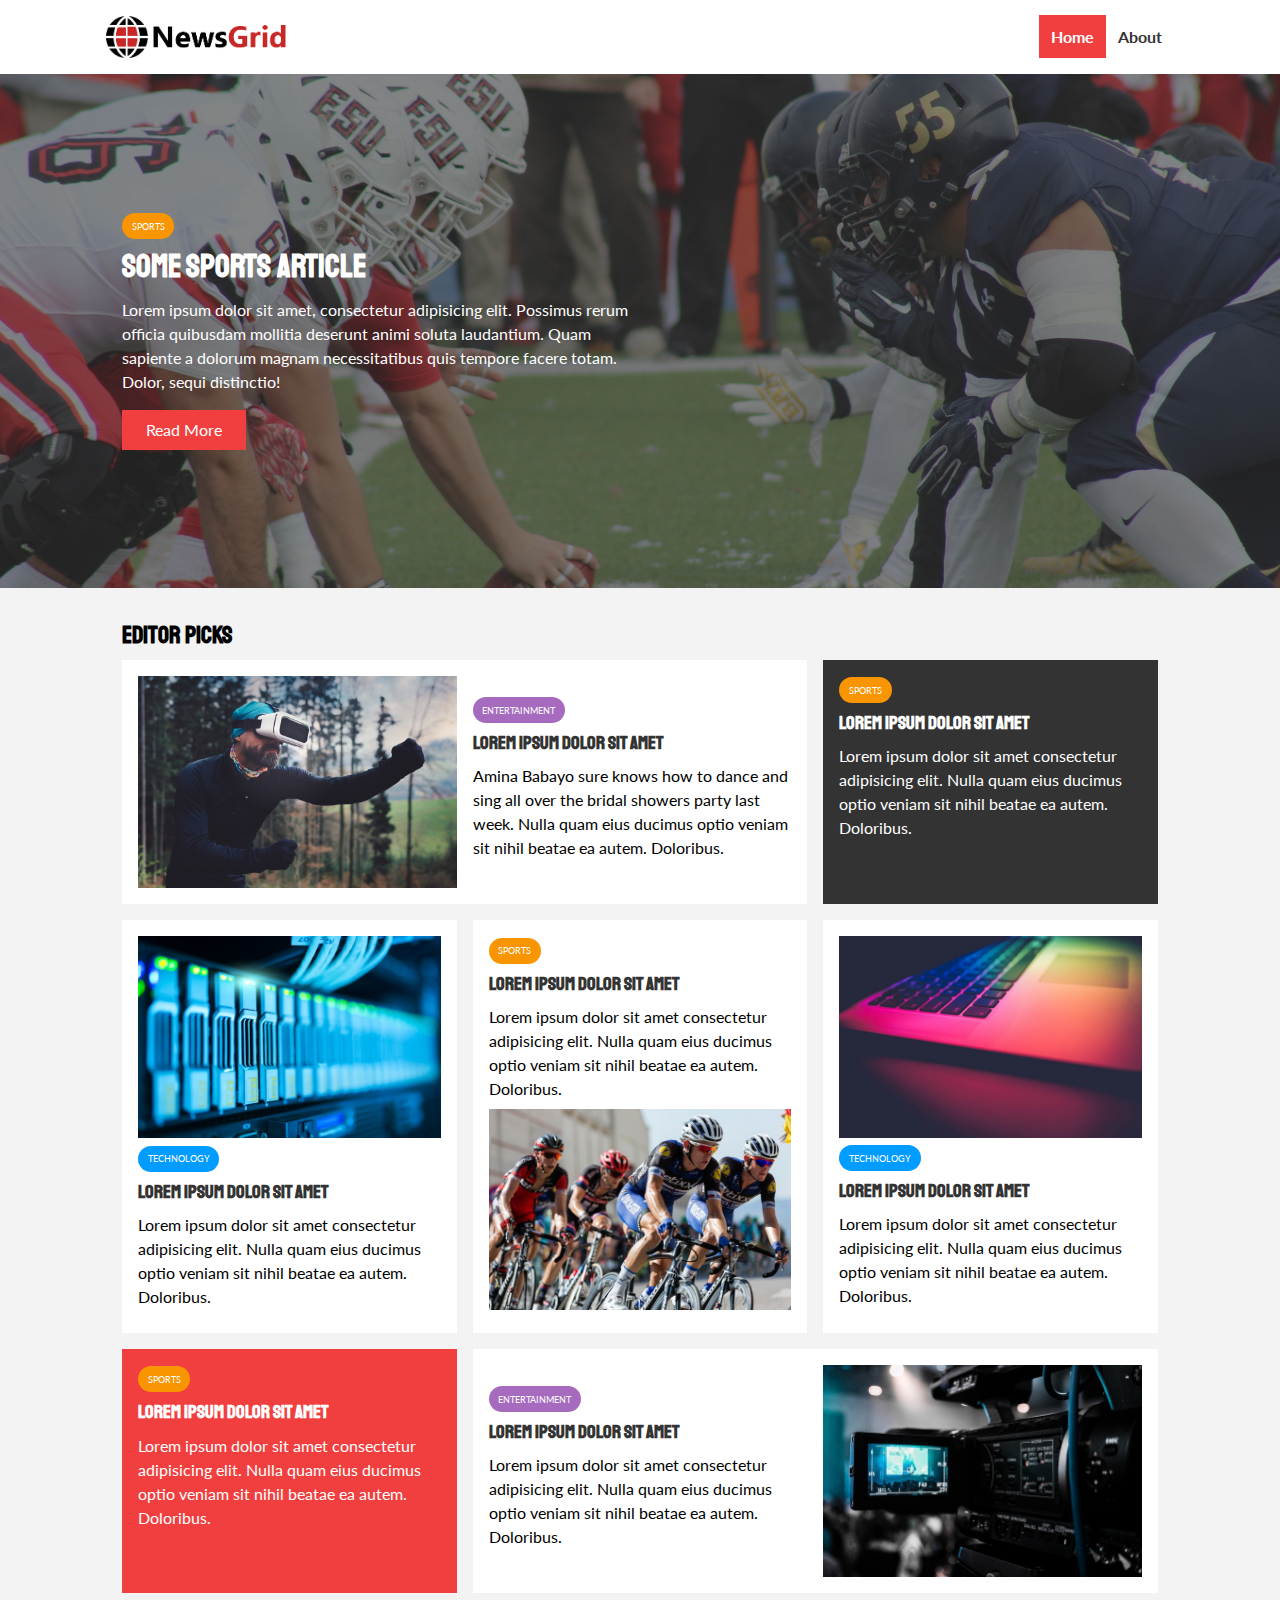
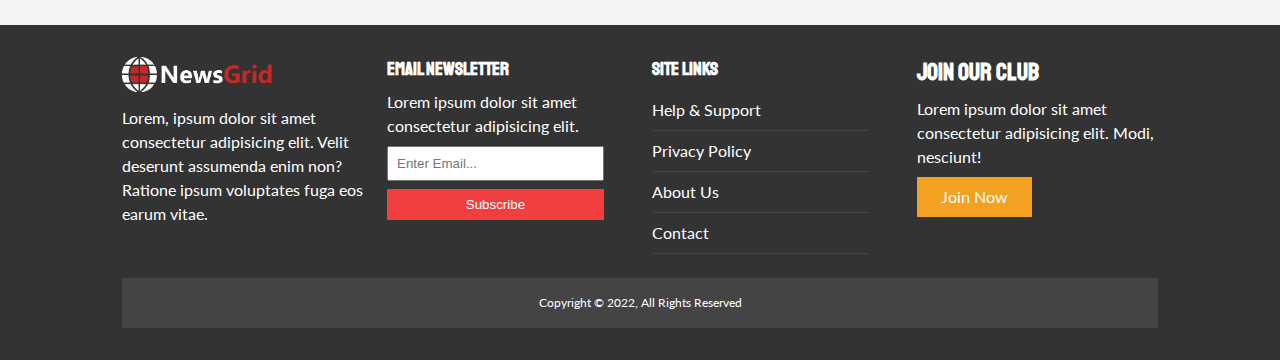
<file: index.html>
<!DOCTYPE html>
<html lang="en">
<head>
  <meta charset="UTF-8">
  <meta name="viewport" content="width=device-width, initial-scale=1.0">
  <meta http-equiv="X-UA-Compatible" content="ie=edge">
  <link rel="stylesheet" href="https://use.fontawesome.com/releases/v5.6.3/css/all.css" integrity="sha384-UHRtZLI+pbxtHCWp1t77Bi1L4ZtiqrqD80Kn4Z8NTSRyMA2Fd33n5dQ8lWUE00s/" crossorigin="anonymous">
  <link href="https://fonts.googleapis.com/css?family=Lato|Staatliches" rel="stylesheet">
  <link rel="stylesheet" href="css/style.css">
  <link rel="stylesheet" media="screen and (max-width: 768px)" href="css/mobile.css">
  <link rel="shortcut icon" type="image/x-icon" href="favicon.ico">
  <title>Newsgrid | Lastest News</title>
</head>
<body>
  <nav id="main-nav">
    <div class="container">
      <img src="img/logo.png" alt="NewsGrid" class="logo">
      <div class="social">
        <a href="http://facebook.com" target="_blank"><i class="fab fa-facebook fa-2x"></i></a>
        <a href="http://instagram.com" target="_blank"><i class="fab fa-instagram fa-2x"></i></a>
        <a href="http://twitter.com" target="_blank"><i class="fab fa-twitter fa-2x"></i></a>
        <a href="http://youtube.com" target="_blank"><i class="fab fa-youtube fa-2x"></i></a>
      </div>
      <ul>
        <li><a href="index.html" class="current">Home</a></li>
        <li><a href="about.html">About</a></li>
      </ul>
    </div>
  </nav>

  <!-- Showcase -->
  <!-- Showcase -->
    <header id="showcase">
      <div class="container">
        <div class="showcase-container">
          <div class="showcase-content">
            <div class="category category-sports">Sports</div>
            <h1>Some Sports Article</h1>
            <p>Lorem ipsum dolor sit amet, consectetur adipisicing elit. Possimus rerum officia quibusdam mollitia deserunt animi soluta laudantium. Quam sapiente a dolorum magnam necessitatibus quis tempore facere totam. Dolor, sequi distinctio!</p>
            <a href="article.html" class="btn btn-primary">Read More</a>
          </div>
        </div>
      </div>
    </header>

    <!-- Home Article -->
    <!-- Home Articles -->
     <section id="home-articles" class="py-2">
       <div class="container">
           <h2>Editor Picks</h2>
           <div class="articles-container">
             <article class="card">
               <img src="img/articles/ent1.jpg" alt="">
               <div>
                 <div class="category category-ent">Entertainment</div>
                 <h3>
                   <a href="article.html">Lorem ipsum dolor sit amet</a>
                 </h3>
                 <p>Amina Babayo sure knows how to dance and sing all over the bridal showers party last week. Nulla quam eius ducimus optio veniam sit nihil beatae ea autem. Doloribus.</p>
               </div>
             </article>
             <article class="card bg-dark">
               <div class="category category-sports">Sports</div>
               <h3>
                 <a href="article.html">Lorem ipsum dolor sit amet</a>
               </h3>
               <p>Lorem ipsum dolor sit amet consectetur adipisicing elit. Nulla quam eius ducimus optio veniam sit nihil beatae ea autem. Doloribus.</p>
             </article>
             <article class="card">
               <img src="img/articles/tech1.jpg" alt="">
               <div class="category category-tech">Technology</div>
               <h3>
                 <a href="article.html">Lorem ipsum dolor sit amet</a>
               </h3>
               <p>Lorem ipsum dolor sit amet consectetur adipisicing elit. Nulla quam eius ducimus optio veniam sit nihil beatae ea autem. Doloribus.</p>
             </article>
             <article class="card">
               <div class="category category-sports">Sports</div>
               <h3>
                 <a href="article.html">Lorem ipsum dolor sit amet</a>
               </h3>
               <p>Lorem ipsum dolor sit amet consectetur adipisicing elit. Nulla quam eius ducimus optio veniam sit nihil beatae ea autem. Doloribus.</p>
               <img src="img/articles/sports1.jpg" alt="">
             </article>
             <article class="card">
               <img src="img/articles/tech2.jpg" alt="">
               <div class="category category-tech">Technology</div>
               <h3>
                 <a href="article.html">Lorem ipsum dolor sit amet</a>
               </h3>
               <p>Lorem ipsum dolor sit amet consectetur adipisicing elit. Nulla quam eius ducimus optio veniam sit nihil beatae ea autem. Doloribus.</p>
             </article>
             <article class="card bg-primary">
               <div class="category category-sports">Sports</div>
               <h3>
                 <a href="article.html">Lorem ipsum dolor sit amet</a>
               </h3>
               <p>Lorem ipsum dolor sit amet consectetur adipisicing elit. Nulla quam eius ducimus optio veniam sit nihil beatae ea autem. Doloribus.</p>
             </article>
             <article class="card">
               <div>
                 <div class="category category-ent">Entertainment</div>
                 <h3>
                   <a href="article.html">Lorem ipsum dolor sit amet</a>
                 </h3>
                 <p>Lorem ipsum dolor sit amet consectetur adipisicing elit. Nulla quam eius ducimus optio veniam sit nihil beatae ea autem. Doloribus.</p>
               </div>
               <img src="img/articles/ent2.jpg" alt="">
             </article>
           </div>
       </div>
     </section>

     <!-- Footer -->
     <!-- Footer -->
<footer id="main-footer" class="py-2">
  <div class="container footer-container">
    <div>
      <img src="img/logo_light.png" alt="NewsGrid">
      <p>Lorem, ipsum dolor sit amet consectetur adipisicing elit. Velit deserunt assumenda enim non? Ratione ipsum voluptates fuga eos earum vitae.</p>
    </div>
    <div>
      <h3>Email Newsletter</h3>
      <p>Lorem ipsum dolor sit amet consectetur adipisicing elit.</p>
      <form>
        <input type="email" placeholder="Enter Email...">
        <input type="submit" value="Subscribe" class="btn btn-primary">
      </form>
    </div>
    <div>
      <h3>Site Links</h3>
      <ul class="list">
        <li><a href="#">Help & Support</a></li>
        <li><a href="#">Privacy Policy</a></li>
        <li><a href="#">About Us</a></li>
        <li><a href="#">Contact</a></li>
      </ul>
    </div>
    <div>
      <h2>Join Our Club</h2>
      <p>Lorem ipsum dolor sit amet consectetur adipisicing elit. Modi, nesciunt!</p>
      <a href="#" class="btn btn-secondary">Join Now</a>
    </div>
    <div>
      <p>
        Copyright &copy; 2022, All Rights Reserved
      </p>
    </div>
  </div>
</footer>
</body>
</html>
</file>
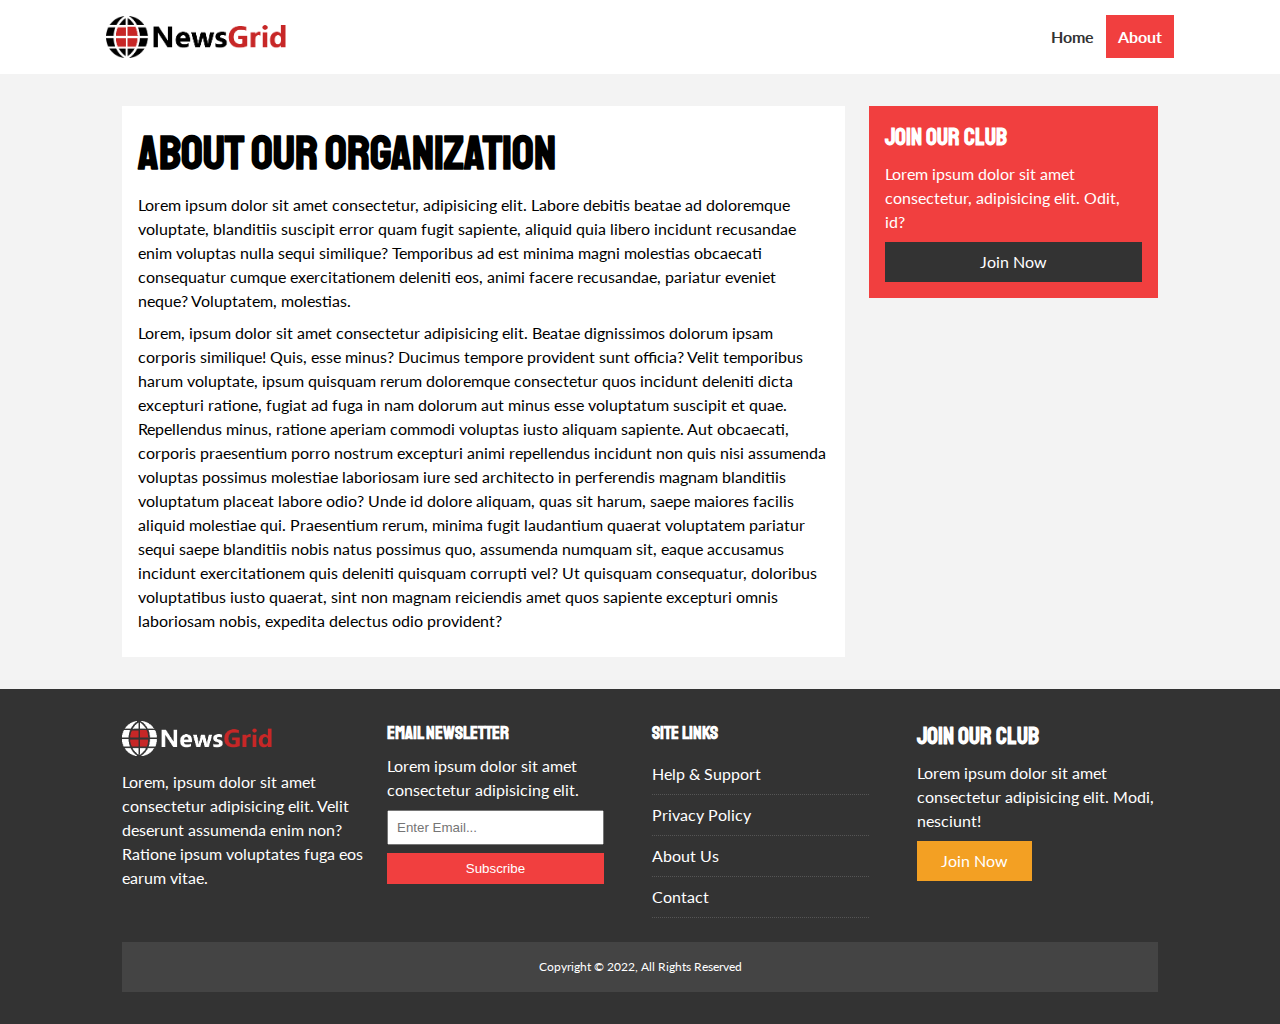
<file: about.html>
<!DOCTYPE html>
<html lang="en">
<head>
  <meta charset="UTF-8">
  <meta name="viewport" content="width=device-width, initial-scale=1.0">
  <meta http-equiv="X-UA-Compatible" content="ie=edge">
  <link rel="stylesheet" href="https://use.fontawesome.com/releases/v5.6.3/css/all.css" integrity="sha384-UHRtZLI+pbxtHCWp1t77Bi1L4ZtiqrqD80Kn4Z8NTSRyMA2Fd33n5dQ8lWUE00s/" crossorigin="anonymous">
  <link href="https://fonts.googleapis.com/css?family=Lato|Staatliches" rel="stylesheet">
  <link rel="stylesheet" href="css/style.css">
  <link rel="stylesheet" media="screen and (max-width: 768px)" href="css/mobile.css">
  <link rel="shortcut icon" type="image/x-icon" href="favicon.ico">
  <title>Newsgrid | About</title>
</head>
<body>
  <nav id="main-nav">
    <div class="container">
      <img src="img/logo.png" alt="NewsGrid" class="logo">
      <div class="social">
        <a href="http://facebook.com" target="_blank"><i class="fab fa-facebook fa-2x"></i></a>
        <a href="http://instagram.com" target="_blank"><i class="fab fa-instagram fa-2x"></i></a>
        <a href="http://twitter.com" target="_blank"><i class="fab fa-twitter fa-2x"></i></a>
        <a href="http://youtube.com" target="_blank"><i class="fab fa-youtube fa-2x"></i></a>
      </div>
      <ul>
        <li><a href="index.html">Home</a></li>
        <li><a href="about.html" class="current">About</a></li>
      </ul>
    </div>
  </nav>

    <!-- section -->
    <section id="about">
    <div class="container">
      <div class="page-container">
        <article class="card">
          <h1 class="l-heading">About Our Organization</h1>
          <p>Lorem ipsum dolor sit amet consectetur, adipisicing elit. Labore debitis beatae ad doloremque voluptate, blanditiis suscipit error quam fugit sapiente, aliquid quia libero incidunt recusandae enim voluptas nulla sequi similique? Temporibus ad est minima magni molestias obcaecati consequatur cumque exercitationem deleniti eos, animi facere recusandae, pariatur eveniet neque? Voluptatem, molestias.</p>
          <p>Lorem, ipsum dolor sit amet consectetur adipisicing elit. Beatae dignissimos dolorum ipsam corporis similique! Quis, esse minus? Ducimus tempore provident sunt officia? Velit temporibus harum voluptate, ipsum quisquam rerum doloremque consectetur quos incidunt deleniti dicta excepturi ratione, fugiat ad fuga in nam dolorum aut minus esse voluptatum suscipit et quae. Repellendus minus, ratione aperiam commodi voluptas iusto aliquam sapiente. Aut obcaecati, corporis praesentium porro nostrum excepturi animi repellendus incidunt non quis nisi assumenda voluptas possimus molestiae laboriosam iure sed architecto in perferendis magnam blanditiis voluptatum placeat labore odio? Unde id dolore aliquam, quas sit harum, saepe maiores facilis aliquid molestiae qui. Praesentium rerum, minima fugit laudantium quaerat voluptatem pariatur sequi saepe blanditiis nobis natus possimus quo, assumenda numquam sit, eaque accusamus incidunt exercitationem quis deleniti quisquam corrupti vel? Ut quisquam consequatur, doloribus voluptatibus iusto quaerat, sint non magnam reiciendis amet quos sapiente excepturi omnis laboriosam nobis, expedita delectus odio provident?</p>
        </article>
        <aside class="card bg-primary">
          <h2>Join Our Club</h2>
          <p>Lorem ipsum dolor sit amet consectetur, adipisicing elit. Odit, id?</p>
          <a href="#" class="btn btn-dark btn-block">Join Now</a>
        </aside>
      </div>
    </div>
  </section>


     <!-- Footer -->
<footer id="main-footer" class="py-2">
  <div class="container footer-container">
    <div>
      <img src="img/logo_light.png" alt="NewsGrid">
      <p>Lorem, ipsum dolor sit amet consectetur adipisicing elit. Velit deserunt assumenda enim non? Ratione ipsum voluptates fuga eos earum vitae.</p>
    </div>
    <div>
      <h3>Email Newsletter</h3>
      <p>Lorem ipsum dolor sit amet consectetur adipisicing elit.</p>
      <form>
        <input type="email" placeholder="Enter Email...">
        <input type="submit" value="Subscribe" class="btn btn-primary">
      </form>
    </div>
    <div>
      <h3>Site Links</h3>
      <ul class="list">
        <li><a href="#">Help & Support</a></li>
        <li><a href="#">Privacy Policy</a></li>
        <li><a href="#">About Us</a></li>
        <li><a href="#">Contact</a></li>
      </ul>
    </div>
    <div>
      <h2>Join Our Club</h2>
      <p>Lorem ipsum dolor sit amet consectetur adipisicing elit. Modi, nesciunt!</p>
      <a href="#" class="btn btn-secondary">Join Now</a>
    </div>
    <div>
      <p>
        Copyright &copy; 2022, All Rights Reserved
      </p>
    </div>
  </div>
</footer>
</body>
</html>
</file>
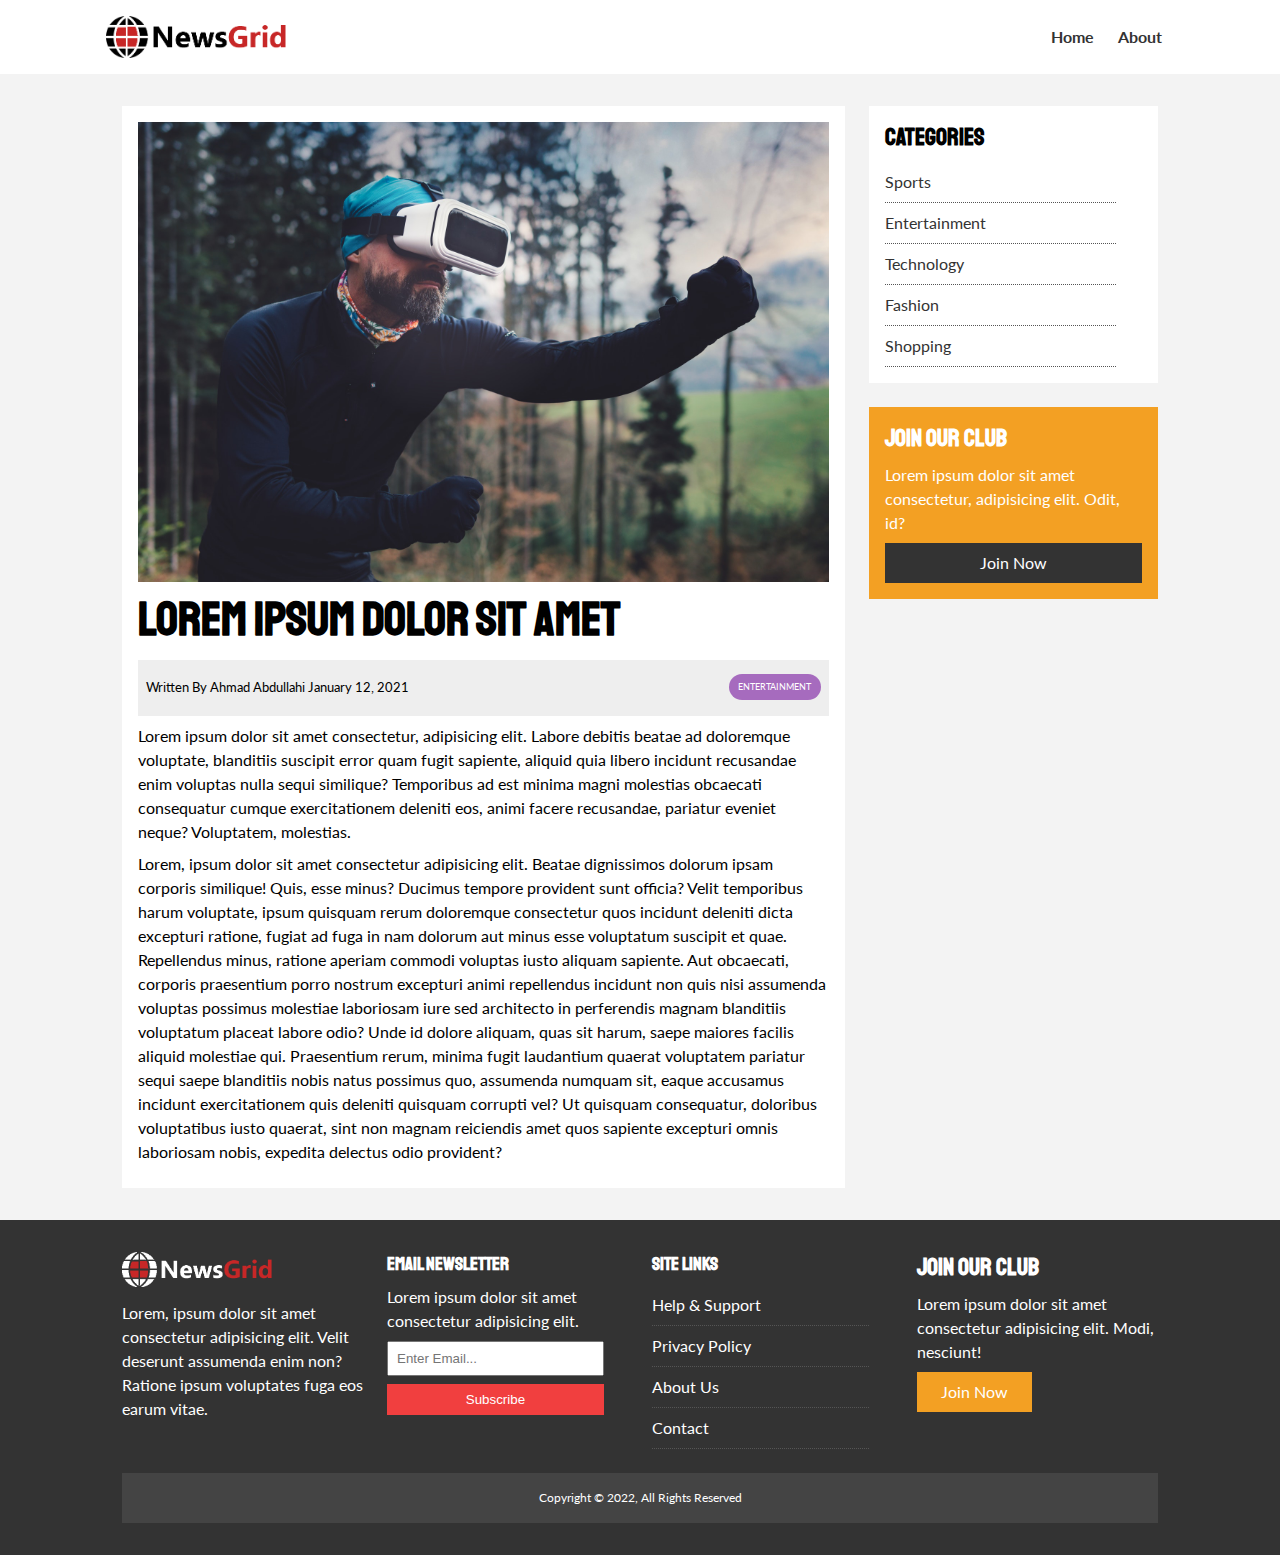
<file: article.html>
<!DOCTYPE html>
<html lang="en">
<head>
  <meta charset="UTF-8">
  <meta name="viewport" content="width=device-width, initial-scale=1.0">
  <meta http-equiv="X-UA-Compatible" content="ie=edge">
  <link rel="stylesheet" href="https://use.fontawesome.com/releases/v5.6.3/css/all.css" integrity="sha384-UHRtZLI+pbxtHCWp1t77Bi1L4ZtiqrqD80Kn4Z8NTSRyMA2Fd33n5dQ8lWUE00s/" crossorigin="anonymous">
  <link href="https://fonts.googleapis.com/css?family=Lato|Staatliches" rel="stylesheet">
  <link rel="stylesheet" href="css/style.css">
  <link rel="stylesheet" media="screen and (max-width: 768px)" href="css/mobile.css">
  <link rel="shortcut icon" type="image/x-icon" href="favicon.ico">
  <title>Newsgrid | About</title>
</head>
<body>
  <nav id="main-nav">
    <div class="container">
      <img src="img/logo.png" alt="NewsGrid" class="logo">
      <div class="social">
        <a href="http://facebook.com" target="_blank"><i class="fab fa-facebook fa-2x"></i></a>
        <a href="http://instagram.com" target="_blank"><i class="fab fa-instagram fa-2x"></i></a>
        <a href="http://twitter.com" target="_blank"><i class="fab fa-twitter fa-2x"></i></a>
        <a href="http://youtube.com" target="_blank"><i class="fab fa-youtube fa-2x"></i></a>
      </div>
      <ul>
        <li><a href="index.html">Home</a></li>
        <li><a href="about.html">About</a></li>
      </ul>
    </div>
  </nav>
  <section id="article">
  <div class="container">
    <div class="page-container">
      <article class="card">
        <img src="img/articles/ent1.jpg" alt="">
        <h1 class="l-heading">Lorem ipsum dolor sit amet</h1>
        <div class="meta">
          <small>
            <i class="fas fa-user"></i> Written By Ahmad Abdullahi January 12, 2021
          </small>
          <div class="category category-ent">Entertainment</div>
        </div>
        <p>Lorem ipsum dolor sit amet consectetur, adipisicing elit. Labore debitis beatae ad doloremque voluptate, blanditiis suscipit error quam fugit sapiente, aliquid quia libero incidunt recusandae enim voluptas nulla sequi similique? Temporibus ad est minima magni molestias obcaecati consequatur cumque exercitationem deleniti eos, animi facere recusandae, pariatur eveniet neque? Voluptatem, molestias.</p>
        <p>Lorem, ipsum dolor sit amet consectetur adipisicing elit. Beatae dignissimos dolorum ipsam corporis similique! Quis, esse minus? Ducimus tempore provident sunt officia? Velit temporibus harum voluptate, ipsum quisquam rerum doloremque consectetur quos incidunt deleniti dicta excepturi ratione, fugiat ad fuga in nam dolorum aut minus esse voluptatum suscipit et quae. Repellendus minus, ratione aperiam commodi voluptas iusto aliquam sapiente. Aut obcaecati, corporis praesentium porro nostrum excepturi animi repellendus incidunt non quis nisi assumenda voluptas possimus molestiae laboriosam iure sed architecto in perferendis magnam blanditiis voluptatum placeat labore odio? Unde id dolore aliquam, quas sit harum, saepe maiores facilis aliquid molestiae qui. Praesentium rerum, minima fugit laudantium quaerat voluptatem pariatur sequi saepe blanditiis nobis natus possimus quo, assumenda numquam sit, eaque accusamus incidunt exercitationem quis deleniti quisquam corrupti vel? Ut quisquam consequatur, doloribus voluptatibus iusto quaerat, sint non magnam reiciendis amet quos sapiente excepturi omnis laboriosam nobis, expedita delectus odio provident?</p>
      </article>

      <aside id="categories" class="card">
        <h2>Categories</h2>
        <ul class="list">
          <li><a href="#"><i class="fas fa-chevron-right"></i> Sports</a></li>
          <li><a href="#"><i class="fas fa-chevron-right"></i> Entertainment</a></li>
          <li><a href="#"><i class="fas fa-chevron-right"></i> Technology</a></li>
          <li><a href="#"><i class="fas fa-chevron-right"></i> Fashion</a></li>
          <li><a href="#"><i class="fas fa-chevron-right"></i> Shopping</a></li>
        </ul>
      </aside>

      <aside class="card bg-secondary">
        <h2>Join Our Club</h2>
        <p>Lorem ipsum dolor sit amet consectetur, adipisicing elit. Odit, id?</p>
        <a href="#" class="btn btn-dark btn-block">Join Now</a>
      </aside>
    </div>
  </div>
</section>

     <!-- Footer -->
<footer id="main-footer" class="py-2">
  <div class="container footer-container">
    <div>
      <img src="img/logo_light.png" alt="NewsGrid">
      <p>Lorem, ipsum dolor sit amet consectetur adipisicing elit. Velit deserunt assumenda enim non? Ratione ipsum voluptates fuga eos earum vitae.</p>
    </div>
    <div>
      <h3>Email Newsletter</h3>
      <p>Lorem ipsum dolor sit amet consectetur adipisicing elit.</p>
      <form>
        <input type="email" placeholder="Enter Email...">
        <input type="submit" value="Subscribe" class="btn btn-primary">
      </form>
    </div>
    <div>
      <h3>Site Links</h3>
      <ul class="list">
        <li><a href="#">Help & Support</a></li>
        <li><a href="#">Privacy Policy</a></li>
        <li><a href="#">About Us</a></li>
        <li><a href="#">Contact</a></li>
      </ul>
    </div>
    <div>
      <h2>Join Our Club</h2>
      <p>Lorem ipsum dolor sit amet consectetur adipisicing elit. Modi, nesciunt!</p>
      <a href="#" class="btn btn-secondary">Join Now</a>
    </div>
    <div>
      <p>
        Copyright &copy; 2022, All Rights Reserved
      </p>
    </div>
  </div>
</footer>
</body>
</html>
</file>
<file: css/style.css>
:root {
  --primary-color: #f13f3f;
  --secondary-color: #f3a023;
  --light-color: #f3f3f3;
  --dark-color: #333;
  --max-width: 1100px;
}

.category {
  --sports-color: #f99500;
  --ent-color: #a66bbe;
  --tech-color: #009cff;
}

* {
  margin: 0;
  padding: 0;
  box-sizing: border-box;
}

body {
  font-family: 'Lato', sans-serif;
  line-height: 1.5;
  background: var(--light-color);
}

a {
  color: #333;
  text-decoration: none;
}

ul {
  list-style: none;
}

p {
  margin: .5rem 0;
}

img {
  width: 100%;
}

h1, h2, h3, h4, h5, h6 {
  font-family: 'Staatliches', cursive;
  margin-bottom: .55rem;
  line-height: 1.3;
}

/* Utility */
.container {
  max-width: var(--max-width);
  margin: auto;
  padding: 0 2rem;
  overflow: hidden;
}

.category {
  display: inline-block;
  color: #fff;
  font-size: 0.55rem;
  text-transform: uppercase;
  padding: 0.4rem 0.6rem;
  border-radius: 15px;
  margin-bottom: 0.5rem;
}

.category-sports { background: var(--sports-color) }
.category-ent { background: var(--ent-color) }
.category-tech { background: var(--tech-color) }

.btn {
  display: inline-block;
  border: none;
  background: var(--dark-color);
  color: #fff;
  padding: 0.5rem 1.5rem;
}

.btn-light { background: var(--light-color) }
.btn-primary { background: var(--primary-color) }
.btn-secondary { background: var(--secondary-color) }

.btn-block {
  display: block;
  width: 100%;
  text-align: center;
}

.btn:hover {
  opacity: 0.9;
}

.card {
  background: #fff;
  padding: 1rem;
}

.bg-dark {
  background: var(--dark-color);
  color: #fff;
}

.bg-primary {
  background: var(--primary-color);
  color: #fff;
}

.bg-secondary {
  background: var(--secondary-color);
  color: #fff;
}

.bg-dark h1,
.bg-dark h2,
.bg-dark h3,
.bg-dark a,
.bg-primary h1,
.bg-primary h2,
.bg-primary h3,
.bg-primary a,
.bg-secondary h1,
.bg-secondary h2,
.bg-secondary h3,
.bg-secondary a {
  color: #fff;
}

.py-1 { padding: 1.5rem 0 }
.py-2 { padding: 2rem 0 }
.py-3 { padding: 3rem 0 }
.p-1 { padding: 1.5rem }
.p-2 { padding: 2rem }
.p-3 { padding: 3rem }

.l-heading {
  font-size: 3rem;
}

.list li {
  padding: .5rem 0;
  border-bottom: #555 dotted 1px;
  width: 90%;
}

.list li a:hover {
  color: var(--primary-color) !important;
}

/* Inner page grid container */
.page-container {
  display: grid;
  grid-template-columns: 5fr 2fr;
  margin: 2rem 0;
  grid-gap: 1.5rem;
}

.page-container > *:first-child {
  grid-row: 1 / span 3;
}

/* Navigation */
#main-nav {
  background: #fff;
  position: sticky;
  top: 0;
  z-index: 2;
}

#main-nav .container {
  display: grid;
  grid-template-columns: 6fr 3fr 2fr;
  padding: 1rem;
  align-items: center;
}

#main-nav .logo {
  width: 180px;
}

#main-nav ul {
  justify-self: end;
  display: flex;
}

#main-nav ul li a {
  padding: 0.75rem;
  font-weight: bold;
}

#main-nav ul li a.current {
  background: var(--primary-color);
  color: #fff;
}

#main-nav ul li a:hover {
  background: var(--light-color);
  color: var(--dark-color);
}

#main-nav .social {
  justify-self: center;
}

#main-nav .social i {
  color: #777;
  margin-right: .5rem;
}

/* Showcase */
#showcase {
  color: #fff;
  background: #333;
  padding: 2rem;
  position: relative;
}

#showcase:before {
  content: '';
  background: url('../img/featured.jpg') no-repeat center center/cover;
  position: absolute;
  top: 0;
  left: 0;
  width: 100%;
  height: 100%;
  opacity: 0.4;
}

#showcase .showcase-container {
  display: grid;
  grid-template-columns: repeat(2, 1fr);
  justify-content: center;
  align-items: center;
  height: 50vh;
}

#showcase .showcase-content {
  z-index: 1;
}

#showcase .showcase-content p {
  margin-bottom: 1rem;
}

/* Home Articles */
#home-articles .articles-container {
  display: grid;
  grid-template-columns: repeat(3, 1fr);
  grid-gap: 1rem;
}

#home-articles .articles-container > *:first-child,
#home-articles .articles-container > *:last-child {
  display: grid;
  grid-template-columns: repeat(2, 1fr);
  grid-gap: 1rem;
  align-items: center;
  grid-column: 1 / span 2;
}

#home-articles .articles-container > *:last-child {
  grid-column: 2 / span 2;
}

#article .meta {
  display: flex;
  justify-content: space-between;
  align-items: center;
  background: #eee;
  padding: 0.5rem;
}

#article .meta .category {
  margin-top: 0.4rem;
}

/* Footer */
#main-footer {
  background: var(--dark-color);
  color: #fff;
}

#main-footer img {
  width: 150px;
}

#main-footer a {
  color: #fff;
}

#main-footer .footer-container {
  display: grid;
  grid-template-columns: repeat(4, 1fr);
  grid-gap: 1.5rem;
}

#main-footer .footer-container > *:last-child {
  background: #444;
  grid-column: 1 / span 4;
  padding: .5rem;
  text-align: center;
  font-size: 0.75rem;
}

#main-footer .footer-container input[type='email'] {
  width: 90%;
  padding: 0.5rem;
  margin-bottom: 0.5rem;
}

#main-footer .footer-container input[type='submit'] {
  width: 90%;
}
</file>
<file: css/mobile.css>
/* Navigation */
#main-nav .social {
  display: none;
}

#main-nav .container {
  grid-template-columns: 1fr;
  grid-gap: 1.2rem;
}

#main-nav ul,
#main-nav .logo {
  justify-self: center;
}

#main-nav ul li a {
  padding: 0.50rem;
}

#home-articles .articles-container {
  grid-template-columns: repeat(2, 1fr);
}

#home-articles .articles-container > *:first-child,
#home-articles .articles-container > *:last-child {
  grid-template-columns: 1fr;
  grid-column: 1;
}

@media(max-width: 600px) {
  /* Stack Grid Items */
  #showcase .showcase-container,
  #home-articles .articles-container,
  #main-footer .footer-container {
    grid-template-columns: 1fr;
  }

  #main-footer .footer-container > *:last-child {
    grid-column: 1;
  }

  #main-footer .footer-container > *:first-child,
  #main-footer .footer-container > *:nth-child(2){
    border-bottom: #444 dotted 1px;
    padding-bottom: 1rem;
  }

  .page-container {
    grid-template-columns: 1fr;
    text-align: center;
  }

  .page-container > *:first-child {
    grid-row: 1;
  }

  .l-heading {
    font-size: 2rem;
  }
}
</file>
